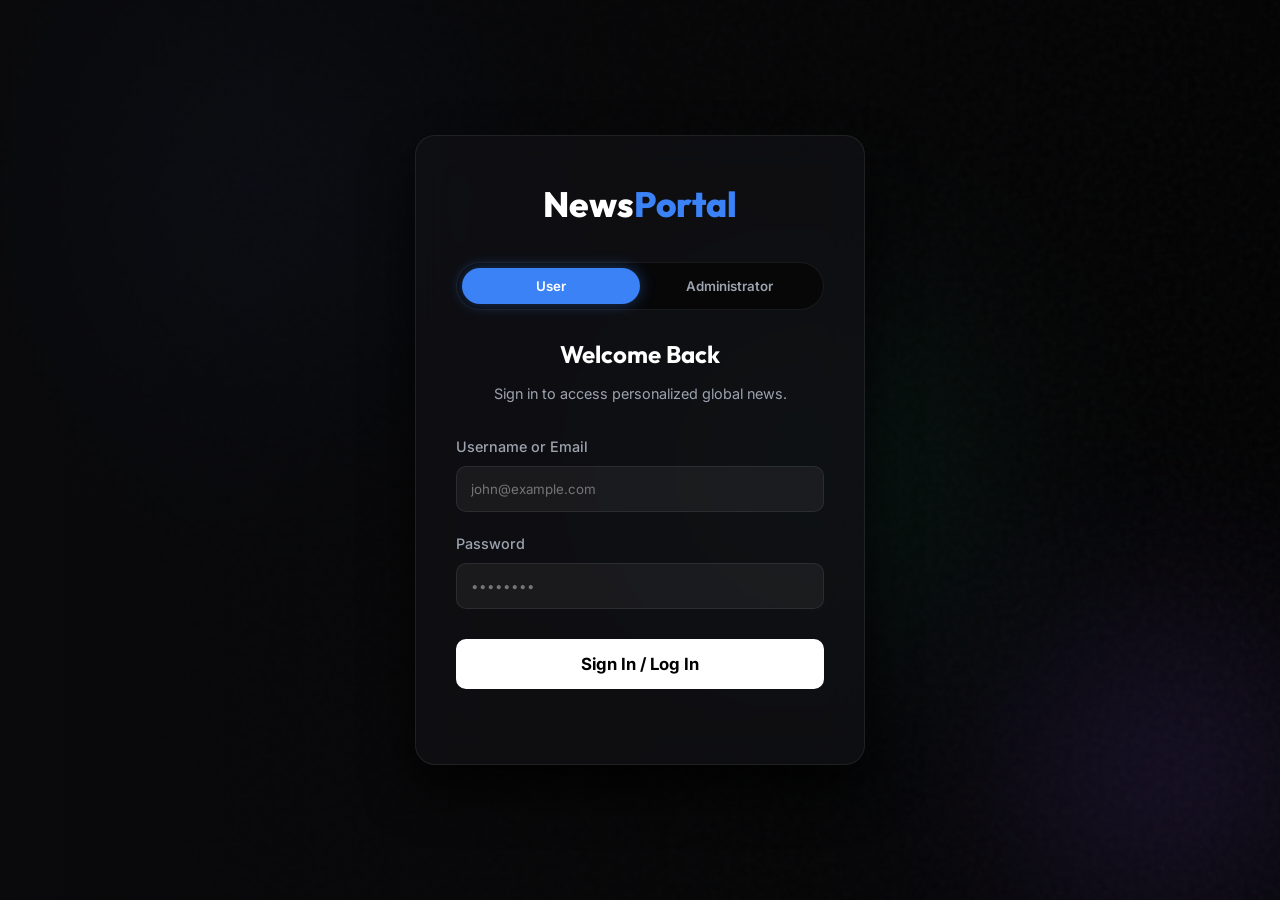
<file: News_Portal_Website-main/News-Portal/index.html>
<!DOCTYPE html>
<html lang="en">
<head>
    <meta charset="UTF-8">
    <meta name="viewport" content="width=device-width, initial-scale=1.0">
    <title>NewsPortal | Authentication</title>
    <link rel="preconnect" href="https://fonts.googleapis.com">
    <link rel="preconnect" href="https://fonts.gstatic.com" crossorigin>
    <link href="https://fonts.googleapis.com/css2?family=Outfit:wght@300;400;600;800&family=Inter:wght@400;500;700&display=swap" rel="stylesheet">
    <link rel="stylesheet" href="style.css">
    <style>
        /* Specific overrides for purely auth page layout */
        body {
            display: flex;
            justify-content: center;
            align-items: center;
            height: 100vh;
            overflow: hidden;
            background: #000;
        }
        
        .auth-container {
            position: relative;
            z-index: 10;
            background: rgba(18, 18, 22, 0.7);
            backdrop-filter: blur(20px);
            border: 1px solid var(--border-color);
            padding: 40px;
            border-radius: 20px;
            width: 100%;
            max-width: 450px;
            box-shadow: 0 25px 50px rgba(0,0,0,0.8);
            text-align: center;
        }

        .auth-brand {
            font-family: 'Outfit', sans-serif;
            font-size: 2.2rem;
            font-weight: 800;
            color: #fff;
            margin-bottom: 30px;
            display: inline-block;
        }

        .auth-brand span {
            color: var(--accent-blue);
        }

        .role-selector {
            display: flex;
            background: rgba(0,0,0,0.5);
            border-radius: 30px;
            padding: 5px;
            margin-bottom: 25px;
            border: 1px solid var(--border-color);
        }

        .role-btn {
            flex: 1;
            padding: 10px;
            border-radius: 25px;
            border: none;
            background: transparent;
            color: var(--text-secondary);
            font-family: 'Inter', sans-serif;
            font-weight: 600;
            cursor: pointer;
            transition: all 0.3s ease;
        }

        .role-btn.active {
            background: var(--accent-blue);
            color: #fff;
            box-shadow: 0 0 15px rgba(59, 130, 246, 0.4);
        }

        .role-admin.active {
            background: #ef4444; /* Admin reddish tint */
            box-shadow: 0 0 15px rgba(239, 68, 68, 0.4);
        }

        .auth-input-group {
            margin-bottom: 20px;
            text-align: left;
        }

        .auth-input-group label {
            display: block;
            margin-bottom: 8px;
            color: var(--text-secondary);
            font-size: 0.9rem;
            font-weight: 500;
        }

        .auth-input-group input {
            width: 100%;
            padding: 14px;
            background: rgba(255,255,255,0.05);
            border: 1px solid var(--border-color);
            border-radius: 10px;
            color: #fff;
            font-family: 'Inter', sans-serif;
            outline: none;
            transition: border-color 0.3s;
        }

        .auth-input-group input:focus {
            border-color: var(--accent-blue);
        }

        .auth-submit {
            width: 100%;
            padding: 15px;
            background: #fff;
            color: #000;
            border: none;
            border-radius: 10px;
            font-family: 'Inter', sans-serif;
            font-weight: 700;
            font-size: 1.05rem;
            cursor: pointer;
            transition: transform 0.2s, background 0.2s;
            margin-top: 10px;
        }

        .auth-submit:hover {
            background: #e5e5e5;
            transform: translateY(-2px);
        }

        .error-msg {
            color: #ef4444;
            font-size: 0.85rem;
            margin-top: 15px;
            min-height: 20px;
        }
    </style>
</head>
<body>
    <!-- Advanced Minimalist CSS Background from original design -->
    <div class="mesh-gradient-bg" style="position:fixed; width:100vw; height:100vh;">
        <div class="orb orb-1"></div>
        <div class="orb orb-2"></div>
        <div class="orb orb-3"></div>
        <div class="grain-overlay"></div>
    </div>
    <div class="hero-overlay-minimal" style="position:fixed; width:100vw; height:100vh;"></div>

    <div class="auth-container">
        <div class="auth-brand">News<span>Portal</span></div>
        
        <div class="role-selector">
            <button class="role-btn active" id="roleUser">User</button>
            <button class="role-btn role-admin" id="roleAdmin">Administrator</button>
        </div>

        <h2 id="authTitle" style="font-family: 'Outfit'; margin-bottom: 8px;">Welcome Back</h2>
        <p id="authSubtitle" style="color: var(--text-secondary); font-size: 0.9rem; margin-bottom: 30px;">Sign in to access personalized global news.</p>

        <form id="authForm">
            <div class="auth-input-group">
                <label for="username">Username or Email</label>
                <input type="text" id="username" placeholder="john@example.com" required>
            </div>
            <div class="auth-input-group">
                <label for="password">Password</label>
                <input type="password" id="password" placeholder="••••••••" required>
            </div>
            
            <button type="submit" class="auth-submit">Sign In / Log In</button>
            <div id="errorMsg" class="error-msg"></div>
        </form>
    </div>

    <script src="auth.js"></script>
</body>
</html>
</file>
<file: News_Portal_Website-main/News-Portal/style.css>
:root {
    /* Color Palette */
    --bg-dark: #0a0a0c;
    --bg-surface: #121216;
    --bg-surface-hover: #1c1c22;
    --text-primary: #ffffff;
    --text-secondary: #9ca3af;
    --accent-blue: #3b82f6;
    --accent-glow: rgba(59, 130, 246, 0.4);
    --gold: #fbbf24;
    --gold-glow: rgba(251, 191, 36, 0.3);

    /* Variables */
    --nav-height: 70px;
    --border-color: rgba(255, 255, 255, 0.08);
}

* {
    margin: 0;
    padding: 0;
    box-sizing: border-box;
}

body {
    font-family: 'Inter', sans-serif;
    background-color: #F5F5F7;
    color: var(--text-primary);
    line-height: 1.6;
    -webkit-font-smoothing: antialiased;
}

h1,
h2,
h3,
h4,
h5,
h6 {
    font-family: 'Outfit', sans-serif;
    font-weight: 700;
}

a {
    text-decoration: none;
    color: inherit;
    transition: color 0.3s ease;
}

.container {
    max-width: 1280px;
    margin: 0 auto;
    padding: 0 20px;
}

/* --- Typography --- */
.highlight {
    background: linear-gradient(135deg, #60a5fa, #8b5cf6);
    -webkit-background-clip: text;
    background-clip: text;
    -webkit-text-fill-color: transparent;
}

/* --- Header & Navigation --- */
.navbar {
    position: sticky;
    top: 0;
    z-index: 1000;
    background: rgba(10, 10, 12, 0.85);
    backdrop-filter: blur(12px);
    border-bottom: 1px solid var(--border-color);
    height: var(--nav-height);
    display: flex;
    align-items: center;
}

.nav-content {
    display: flex;
    justify-content: space-between;
    align-items: center;
    width: 100%;
}

.brand {
    font-family: 'Outfit', sans-serif;
    font-size: 1.5rem;
    font-weight: 800;
    letter-spacing: -0.5px;
    color: #fff;
}

.brand span {
    color: var(--accent-blue);
}

.menu-toggle {
    display: none;
    background: transparent;
    border: none;
    color: #fff;
    cursor: pointer;
    width: 30px;
}

.nav-links {
    display: flex;
    gap: 8px;
    align-items: center;
    overflow-x: auto;
    scrollbar-width: none;
    /* Firefox */
}

.nav-links::-webkit-scrollbar {
    display: none;
    /* Chrome/Safari */
}

.category-btn {
    background: transparent;
    color: var(--text-secondary);
    border: none;
    font-family: 'Inter', sans-serif;
    font-size: 0.9rem;
    font-weight: 500;
    padding: 8px 16px;
    border-radius: 20px;
    cursor: pointer;
    transition: all 0.3s ease;
    white-space: nowrap;
}

.category-btn:hover {
    color: #fff;
    background: var(--bg-surface-hover);
}

.category-btn.active {
    color: #fff;
    background: var(--accent-blue);
    box-shadow: 0 0 15px var(--accent-glow);
}

.category-btn.human-btn {
    background: rgba(251, 191, 36, 0.1);
    color: var(--gold);
    border: 1px solid rgba(251, 191, 36, 0.3);
}

.category-btn.human-btn:hover {
    background: rgba(251, 191, 36, 0.2);
}

.category-btn.human-btn.active {
    background: var(--gold);
    color: #000;
    box-shadow: 0 0 15px var(--gold-glow);
}

/* --- Hero Section --- */
.hero {
    position: relative;
    height: calc(100vh - var(--nav-height));
    min-height: 500px;
    display: flex;
    align-items: center;
    overflow: hidden;
    margin-bottom: 3rem;
    border-bottom: 1px solid var(--border-color);
}

/* --- Advanced Minimalist Hero Background --- */
.mesh-gradient-bg {
    position: absolute;
    top: 0;
    left: 0;
    width: 100%;
    height: 100%;
    background: #000;
    overflow: hidden;
    z-index: 1;
}

.orb {
    position: absolute;
    border-radius: 50%;
    filter: blur(80px);
    opacity: 0.6;
    animation: drift 20s infinite alternate ease-in-out;
}

.orb-1 {
    width: 50vw;
    height: 50vw;
    background: radial-gradient(circle, rgba(59, 130, 246, 0.5) 0%, rgba(0, 0, 0, 0) 70%);
    top: -10vw;
    left: -10vw;
    animation-delay: 0s;
}

.orb-2 {
    width: 40vw;
    height: 40vw;
    background: radial-gradient(circle, rgba(139, 92, 246, 0.4) 0%, rgba(0, 0, 0, 0) 70%);
    bottom: -10vw;
    right: -10vw;
    animation-delay: -5s;
}

.orb-3 {
    width: 45vw;
    height: 45vw;
    background: radial-gradient(circle, rgba(16, 185, 129, 0.3) 0%, rgba(0, 0, 0, 0) 70%);
    top: 20%;
    left: 40%;
    animation-delay: -10s;
}

.grain-overlay {
    position: absolute;
    top: 0;
    left: 0;
    width: 100%;
    height: 100%;
    opacity: 0.05;
    background-image: url("data:image/svg+xml,%3Csvg viewBox='0 0 200 200' xmlns='http://www.w3.org/2000/svg'%3E%3Cfilter id='noiseFilter'%3E%3CfeTurbulence type='fractalNoise' baseFrequency='0.65' numOctaves='3' stitchTiles='stitch'/%3E%3C/filter%3E%3Crect width='100%25' height='100%25' filter='url(%23noiseFilter)'/%3E%3C/svg%3E");
    pointer-events: none;
    z-index: 2;
}

@keyframes drift {
    0% {
        transform: translate(0, 0) scale(1);
    }

    50% {
        transform: translate(5%, 10%) scale(1.1);
    }

    100% {
        transform: translate(-5%, -5%) scale(0.9);
    }
}

.hero-overlay-minimal {
    position: absolute;
    top: 0;
    left: 0;
    width: 100%;
    height: 100%;
    background: linear-gradient(to right, rgba(10, 10, 12, 0.95) 0%, rgba(10, 10, 12, 0.7) 40%, rgba(10, 10, 12, 0.2) 100%);
    z-index: 3;
}

.hero-content {
    position: relative;
    z-index: 4;
    max-width: 600px;
}

.hero-badge {
    display: inline-block;
    background: rgba(239, 68, 68, 0.2);
    color: #ef4444;
    border: 1px solid rgba(239, 68, 68, 0.5);
    padding: 4px 12px;
    border-radius: 4px;
    font-size: 0.8rem;
    font-weight: 700;
    text-transform: uppercase;
    letter-spacing: 1px;
    margin-bottom: 20px;
}

.hero-title {
    font-size: 3.5rem;
    line-height: 1.1;
    margin-bottom: 20px;
    text-shadow: 0 4px 20px rgba(0, 0, 0, 0.5);
}

.hero-excerpt {
    font-size: 1.1rem;
    color: var(--text-secondary);
    margin-bottom: 30px;
    text-shadow: 0 2px 10px rgba(0, 0, 0, 0.5);
}

.read-more-btn {
    background: #fff;
    color: #000;
    border: none;
    padding: 12px 24px;
    font-family: 'Inter', sans-serif;
    font-size: 1rem;
    font-weight: 600;
    border-radius: 8px;
    cursor: pointer;
    transition: transform 0.2s, background 0.2s;
    display: inline-flex;
    align-items: center;
    gap: 8px;
}

.read-more-btn:hover {
    background: #e5e5e5;
    transform: translateY(-2px);
}

/* --- Main Content Area --- */
#mainContent {
    padding-bottom: 4rem;
}

.section-header {
    margin-bottom: 2rem;
}

.section-header h2 {
    font-size: 2rem;
    margin-bottom: 5px;
}

.section-subtitle {
    color: var(--text-secondary);
    font-size: 1rem;
}

.header-line {
    height: 4px;
    width: 60px;
    background: var(--accent-blue);
    border-radius: 2px;
    margin-top: 15px;
}

/* Category Specific Header Colors */
[data-theme="human"] .header-line {
    background: var(--gold);
    box-shadow: 0 0 10px var(--gold-glow);
}

[data-theme="technology"] .header-line {
    background: #10b981;
}

[data-theme="sports"] .header-line {
    background: #f97316;
}

/* Loader */
.loader-container {
    display: none;
    justify-content: center;
    align-items: center;
    padding: 40px 0;
}

.spinner {
    width: 40px;
    height: 40px;
    border: 3px solid rgba(255, 255, 255, 0.1);
    border-left-color: var(--accent-blue);
    border-radius: 50%;
    animation: spin 1s linear infinite;
}

@keyframes spin {
    100% {
        transform: rotate(360deg);
    }
}

/* --- News Grid --- */
.news-grid {
    display: grid;
    grid-template-columns: repeat(auto-fill, minmax(300px, 1fr));
    gap: 24px;
    opacity: 1;
    transition: opacity 0.3s ease;
}

.news-card {
    background: var(--bg-surface);
    border: 1px solid var(--border-color);
    border-radius: 12px;
    overflow: hidden;
    transition: transform 0.3s cubic-bezier(0.4, 0, 0.2, 1), box-shadow 0.3s ease;
    display: flex;
    flex-direction: column;
}

.news-card:hover {
    transform: translateY(-8px);
    box-shadow: 0 20px 40px rgba(0, 0, 0, 0.5);
    border-color: rgba(255, 255, 255, 0.2);
}

.card-img-wrapper {
    position: relative;
    width: 100%;
    padding-top: 60%;
    /* 16:9 Aspect Ratio */
    overflow: hidden;
}

.card-img {
    position: absolute;
    top: 0;
    left: 0;
    width: 100%;
    height: 100%;
    object-fit: cover;
    transition: transform 0.5s ease;
}

.news-card:hover .card-img {
    transform: scale(1.05);
}

.card-content {
    padding: 20px;
    flex-grow: 1;
    display: flex;
    flex-direction: column;
}

.card-meta {
    display: flex;
    justify-content: space-between;
    font-size: 0.8rem;
    color: var(--text-secondary);
    margin-bottom: 12px;
    text-transform: uppercase;
    letter-spacing: 0.5px;
    font-weight: 600;
}

.card-category {
    color: var(--accent-blue);
}

.card-title {
    font-size: 1.25rem;
    line-height: 1.4;
    margin-bottom: 10px;
    color: #fff;
    font-family: 'Outfit', sans-serif;
}

.card-excerpt {
    font-size: 0.95rem;
    color: var(--text-secondary);
    margin-bottom: 20px;
    flex-grow: 1;
}

.card-footer {
    display: flex;
    align-items: center;
    gap: 10px;
    margin-top: auto;
}

.author-avatar {
    width: 32px;
    height: 32px;
    border-radius: 50%;
    background: #333;
}

.author-info {
    font-size: 0.85rem;
}

.author-name {
    color: #fff;
    font-weight: 500;
}

.read-time {
    color: var(--text-secondary);
    font-size: 0.8rem;
}

/* Feature Card (Spans across larger grids) */
@media (min-width: 768px) {
    .news-card.featured {
        grid-column: span 2;
        flex-direction: row;
    }

    .news-card.featured .card-img-wrapper {
        width: 50%;
        padding-top: 0;
        min-height: 350px;
        /* Fix invisible image bug due to position absolute */
    }

    .news-card.featured .card-content {
        width: 50%;
        justify-content: center;
        padding: 40px;
    }

    .news-card.featured .card-title {
        font-size: 1.8rem;
    }
}

/* --- Footer --- */
footer {
    background: #050505;
    border-top: 1px solid var(--border-color);
    padding: 60px 0 20px;
}

.footer-content {
    display: grid;
    grid-template-columns: 1fr;
    gap: 40px;
    margin-bottom: 40px;
}

@media (min-width: 768px) {
    .footer-content {
        grid-template-columns: 1.5fr 2fr;
    }
}

.footer-brand h3 {
    font-size: 1.5rem;
    margin-bottom: 15px;
}

.footer-brand span {
    color: var(--accent-blue);
}

.footer-brand p {
    color: var(--text-secondary);
    max-width: 300px;
}

.footer-links {
    display: flex;
    justify-content: space-between;
    flex-wrap: wrap;
    gap: 20px;
}

.footer-col {
    display: flex;
    flex-direction: column;
    gap: 10px;
}

.footer-col h4 {
    color: #fff;
    margin-bottom: 10px;
    font-size: 1.1rem;
}

.footer-col a {
    color: var(--text-secondary);
    font-size: 0.9rem;
}

.footer-col a:hover {
    color: #fff;
}

.footer-bottom {
    text-align: center;
    color: var(--text-secondary);
    font-size: 0.9rem;
    padding-top: 20px;
    border-top: 1px solid #222;
}

/* --- Responsive --- */
@media (max-width: 768px) {
    .hero-title {
        font-size: 2.2rem;
    }

    .hero-overlay {
        background: linear-gradient(to top, rgba(10, 10, 12, 1) 0%, rgba(10, 10, 12, 0.5) 100%);
    }

    .hero-content {
        margin-top: auto;
        padding-bottom: 40px;
    }

    .menu-toggle {
        display: block;
    }

    .nav-links {
        display: none;
        position: absolute;
        top: var(--nav-height);
        left: 0;
        width: 100%;
        background: var(--bg-surface);
        flex-direction: column;
        padding: 20px;
        border-bottom: 1px solid var(--border-color);
    }

    .nav-links.show {
        display: flex;
    }

    .category-btn {
        width: 100%;
        text-align: left;
    }
}

/* --- Chatbot UI --- */
.chatbot-container {
    position: fixed;
    bottom: 30px;
    right: 30px;
    z-index: 9999;
    font-family: 'Inter', sans-serif;
}

.chat-toggle {
    width: 60px;
    height: 60px;
    border-radius: 50%;
    background: linear-gradient(135deg, var(--accent-blue), #8b5cf6);
    color: white;
    border: none;
    box-shadow: 0 4px 15px rgba(59, 130, 246, 0.4);
    cursor: pointer;
    display: flex;
    justify-content: center;
    align-items: center;
    transition: transform 0.3s ease, box-shadow 0.3s ease;
}

.chat-toggle:hover {
    transform: scale(1.05) translateY(-5px);
    box-shadow: 0 8px 25px rgba(59, 130, 246, 0.6);
}

.chat-window {
    position: absolute;
    bottom: 80px;
    right: 0;
    width: 350px;
    height: 450px;
    background: rgba(18, 18, 22, 0.95);
    backdrop-filter: blur(15px);
    border: 1px solid var(--border-color);
    border-radius: 16px;
    display: none;
    flex-direction: column;
    overflow: hidden;
    box-shadow: 0 10px 40px rgba(0, 0, 0, 0.8);
    transform-origin: bottom right;
}

.chat-window.show {
    display: flex;
    animation: slideUp 0.3s cubic-bezier(0.175, 0.885, 0.32, 1.275) forwards;
}

@keyframes slideUp {
    from {
        opacity: 0;
        transform: scale(0.8) translateY(20px);
    }

    to {
        opacity: 1;
        transform: scale(1) translateY(0);
    }
}

.chat-header {
    padding: 15px 20px;
    background: rgba(255, 255, 255, 0.03);
    border-bottom: 1px solid var(--border-color);
    display: flex;
    justify-content: space-between;
    align-items: center;
}

.close-chat {
    background: transparent;
    border: none;
    color: var(--text-secondary);
    font-size: 1.5rem;
    cursor: pointer;
    line-height: 1;
}

/* ========== SCROLL ANIMATIONS ========== */

/* Hero Parallax Effect */
.hero {
    perspective: 1000px;
}

.mesh-gradient-bg {
    will-change: transform;
}

/* Fade In Animation */
@keyframes fadeIn {
    from {
        opacity: 0;
    }
    to {
        opacity: 1;
    }
}

/* Slide In From Left */
@keyframes slideInLeft {
    from {
        opacity: 0;
        transform: translateX(-50px);
    }
    to {
        opacity: 1;
        transform: translateX(0);
    }
}

/* Slide In From Right */
@keyframes slideInRight {
    from {
        opacity: 0;
        transform: translateX(50px);
    }
    to {
        opacity: 1;
        transform: translateX(0);
    }
}

/* Slide In From Bottom */
@keyframes slideInUp {
    from {
        opacity: 0;
        transform: translateY(50px);
    }
    to {
        opacity: 1;
        transform: translateY(0);
    }
}

/* Zoom In Animation */
@keyframes zoomIn {
    from {
        opacity: 0;
        transform: scale(0.9);
    }
    to {
        opacity: 1;
        transform: scale(1);
    }
}

/* Rotate In Animation */
@keyframes rotateIn {
    from {
        opacity: 0;
        transform: rotate(-10deg) scale(0.9);
    }
    to {
        opacity: 1;
        transform: rotate(0) scale(1);
    }
}

/* Scroll Animation Classes */
.scroll-animate {
    opacity: 0;
    transform: translateY(30px);
    will-change: opacity, transform;
}

.scroll-animate.fade-in {
    animation: fadeIn 0.6s ease-out forwards;
}

.scroll-animate.slide-left {
    animation: slideInLeft 0.6s ease-out forwards;
}

.scroll-animate.slide-right {
    animation: slideInRight 0.6s ease-out forwards;
}

.scroll-animate.slide-up {
    animation: slideInUp 0.6s ease-out forwards;
}

.scroll-animate.zoom-in {
    animation: zoomIn 0.6s ease-out forwards;
}

.scroll-animate.rotate-in {
    animation: rotateIn 0.6s ease-out forwards;
}

/* Staggered animation delays */
.scroll-animate:nth-child(1) {
    animation-delay: 0s;
}

.scroll-animate:nth-child(2) {
    animation-delay: 0.1s;
}

.scroll-animate:nth-child(3) {
    animation-delay: 0.2s;
}

.scroll-animate:nth-child(4) {
    animation-delay: 0.3s;
}

.scroll-animate:nth-child(5) {
    animation-delay: 0.4s;
}

.scroll-animate:nth-child(6) {
    animation-delay: 0.5s;
}

/* News Card Scroll Animations */
.news-card.scroll-animate {
    opacity: 0;
    transform: translateY(40px);
}

.section-header.scroll-animate {
    opacity: 0;
    transform: translateX(-30px);
}

/* Parallax Background Effect */
.hero.parallax {
    position: relative;
    overflow: hidden;
}

.parallax-bg {
    position: absolute;
    top: 0;
    left: 0;
    width: 100%;
    height: 100%;
    will-change: transform;
}

/* Image background scroll effect */
.scroll-bg {
    position: relative;
    overflow: hidden;
}

.scroll-bg img {
    will-change: transform;
    transition: transform 0.1s ease-out;
}

/* Floating animation on scroll */
.float-on-scroll {
    will-change: transform;
}

/* Text reveal animation */
@keyframes textReveal {
    from {
        clip-path: inset(0 100% 0 0);
    }
    to {
        clip-path: inset(0 0 0 0);
    }
}

.text-reveal {
    animation: textReveal 0.8s ease-out forwards;
}

/* Glow animation on scroll */
@keyframes glowPulse {
    0%, 100% {
        box-shadow: 0 0 10px rgba(59, 130, 246, 0.3);
    }
    50% {
        box-shadow: 0 0 20px rgba(59, 130, 246, 0.6);
    }
}

.scroll-glow {
    animation: glowPulse 2s ease-in-out forwards;
}

/* Blur fade effect */
.scroll-blur {
    filter: blur(0px);
    opacity: 1;
    transition: filter 0.3s ease, opacity 0.3s ease;
}

.scroll-blur.out-of-view {
    filter: blur(2px);
    opacity: 0.7;
}

/* Progress indicator */
.scroll-progress-bar {
    position: fixed;
    top: var(--nav-height);
    left: 0;
    height: 3px;
    background: linear-gradient(90deg, var(--accent-blue), #8b5cf6);
    width: 0%;
    z-index: 999;
    will-change: width;
}

/* Scroll indicator */
.scroll-indicator {
    position: fixed;
    bottom: 20px;
    left: 50%;
    transform: translateX(-50%);
    z-index: 50;
    pointer-events: none;
}

.scroll-dot {
    width: 12px;
    height: 12px;
    border: 2px solid var(--accent-blue);
    border-radius: 50%;
    opacity: 0.3;
    transition: all 0.3s ease;
}

.scroll-dot.active {
    opacity: 1;
    background: var(--accent-blue);
    box-shadow: 0 0 10px rgba(59, 130, 246, 0.5);
}

/* Scroll-triggered counter animation */
@keyframes counterUp {
    from {
        opacity: 0;
        transform: translateY(20px);
    }
    to {
        opacity: 1;
        transform: translateY(0);
    }
}

.counter-animate {
    animation: counterUp 0.6s ease-out forwards;
}

/* Enhanced hover effect for cards on scroll */
.news-card.scroll-animate:hover {
    transform: translateY(-12px);
}

/* Responsive adjustments for scroll animations */
@media (max-width: 768px) {
    .scroll-animate {
        animation-duration: 0.5s !important;
    }

    .scroll-progress-bar {
        height: 2px;
    }

    @keyframes slideInLeft {
        from {
            opacity: 0;
            transform: translateX(-30px);
        }
        to {
            opacity: 1;
            transform: translateX(0);
        }
    }

    @keyframes slideInRight {
        from {
            opacity: 0;
            transform: translateX(30px);
        }
        to {
            opacity: 1;
            transform: translateX(0);
        }
    }
}

.close-chat:hover {
    color: white;
}

.chat-messages {
    flex-grow: 1;
    padding: 20px;
    overflow-y: auto;
    display: flex;
    flex-direction: column;
    gap: 15px;
    scrollbar-width: thin;
    scrollbar-color: var(--text-secondary) transparent;
}

.chat-messages::-webkit-scrollbar {
    width: 6px;
}

.chat-messages::-webkit-scrollbar-thumb {
    background-color: var(--text-secondary);
    border-radius: 3px;
}

.msg {
    max-width: 85%;
    padding: 10px 14px;
    border-radius: 12px;
    font-size: 0.9rem;
    line-height: 1.4;
    word-wrap: break-word;
}

.bot-msg {
    background: rgba(255, 255, 255, 0.05);
    color: var(--text-primary);
    align-self: flex-start;
    border-bottom-left-radius: 2px;
}

.bot-msg a {
    color: #60a5fa;
    text-decoration: underline;
    font-weight: 500;
}

.user-msg {
    background: var(--accent-blue);
    color: white;
    align-self: flex-end;
    border-bottom-right-radius: 2px;
}

.chat-input-area {
    padding: 15px;
    border-top: 1px solid var(--border-color);
    display: flex;
    gap: 10px;
    background: rgba(0, 0, 0, 0.2);
}

.chat-input-area input {
    flex-grow: 1;
    background: rgba(255, 255, 255, 0.05);
    border: 1px solid var(--border-color);
    padding: 10px 15px;
    border-radius: 20px;
    color: white;
    outline: none;
    font-family: 'Inter', sans-serif;
}

.chat-input-area input:focus {
    border-color: var(--accent-blue);
}

.chat-input-area button {
    background: var(--accent-blue);
    color: white;
    border: none;
    width: 40px;
    height: 40px;
    border-radius: 50%;
    display: flex;
    justify-content: center;
    align-items: center;
    cursor: pointer;
    transition: background 0.2s;
}

.chat-input-area button:hover {
    background: #2563eb;
}

@media (max-width: 480px) {
    .chatbot-container {
        bottom: 20px;
        right: 20px;
    }

    .chat-window {
        position: fixed;
        bottom: 0;
        right: 0;
        width: 100vw;
        height: 100vh;
        max-height: 100vh;
        border-radius: 0;
        z-index: 10000;
        animation: none;
    }
}

/* --- Search Bar --- */
.search-input {
    background: rgba(255, 255, 255, 0.05);
    border: 1px solid rgba(255, 255, 255, 0.1);
    border-radius: 20px;
    color: #fff;
    padding: 8px 16px;
    font-size: 0.9rem;
    font-family: 'Inter', sans-serif;
    outline: none;
    transition: all 0.3s ease;
    width: 180px;
}

.search-input:focus {
    background: rgba(255, 255, 255, 0.1);
    border-color: var(--accent-blue);
    width: 220px;
}

/* --- Skeleton Loaders --- */
.skeleton-grid {
    display: grid;
    grid-template-columns: repeat(auto-fill, minmax(300px, 1fr));
    gap: 30px;
    width: 100%;
}

.skeleton-card {
    background: var(--card-bg);
    border: 1px solid rgba(255, 255, 255, 0.05);
    border-radius: var(--radius-lg);
    overflow: hidden;
    height: 400px;
    display: flex;
    flex-direction: column;
}

.skeleton-img {
    height: 200px;
    width: 100%;
}

.skeleton-content {
    padding: 20px;
    flex-grow: 1;
    display: flex;
    flex-direction: column;
    gap: 15px;
}

.skeleton-text {
    height: 12px;
    border-radius: 6px;
    width: 100%;
}

.skeleton-title {
    height: 24px;
    width: 80%;
    margin-bottom: 10px;
}

.skeleton {
    background: linear-gradient(90deg, rgba(255, 255, 255, 0.05) 25%, rgba(255, 255, 255, 0.1) 50%, rgba(255, 255, 255, 0.05) 75%);
    background-size: 200% 100%;
    animation: shimmer 1.5s infinite;
}

@keyframes shimmer {
    0% {
        background-position: 200% 0;
    }

    100% {
        background-position: -200% 0;
    }
}

/* --- Empty State --- */
.empty-state {
    display: none;
    flex-direction: column;
    align-items: center;
    justify-content: center;
    text-align: center;
    padding: 60px 20px;
    color: var(--text-secondary);
}

.empty-state-img {
    width: 100%;
    max-width: 400px;
    border-radius: 20px;
    margin-bottom: 24px;
    opacity: 0.9;
    box-shadow: 0 10px 30px rgba(0, 0, 0, 0.5);
}

.empty-state h3 {
    color: #fff;
    font-size: 1.5rem;
    margin-bottom: 10px;
    font-family: 'Outfit', sans-serif;
}

/* --- AI Features UI --- */
.sentiment-badge {
    position: absolute;
    top: 15px;
    right: 15px;
    padding: 4px 10px;
    border-radius: 6px;
    font-size: 0.75rem;
    font-weight: 700;
    text-transform: uppercase;
    backdrop-filter: blur(10px);
    z-index: 10;
}
.sentiment-positive { background: rgba(16, 185, 129, 0.2); color: #10b981; border: 1px solid rgba(16, 185, 129, 0.4); }
.sentiment-negative { background: rgba(239, 68, 68, 0.2); color: #ef4444; border: 1px solid rgba(239, 68, 68, 0.4); }
.sentiment-neutral { background: rgba(156, 163, 175, 0.2); color: #9ca3af; border: 1px solid rgba(156, 163, 175, 0.4); }

.ai-btn-group {
    display: flex;
    gap: 8px;
    margin-top: 15px;
}
.ai-btn {
    background: rgba(255,255,255,0.05);
    border: 1px solid var(--border-color);
    color: var(--text-secondary);
    padding: 6px 12px;
    border-radius: 6px;
    font-size: 0.8rem;
    font-family: 'Inter';
    cursor: pointer;
    transition: all 0.2s;
    display: flex;
    align-items: center;
    gap: 5px;
}
.ai-btn:hover { background: rgba(255,255,255,0.1); color: #fff; }

.ai-summary-box {
    background: rgba(59, 130, 246, 0.1);
    border-left: 3px solid var(--accent-blue);
    padding: 15px;
    margin-top: 15px;
    border-radius: 0 6px 6px 0;
    font-size: 0.9rem;
    color: var(--text-primary);
    display: none;
    animation: fadeIn 0.3s ease;
}
@keyframes fadeIn { from { opacity: 0; transform: translateY(-5px); } to { opacity: 1; transform: translateY(0); } }

.ai-summary-box ul { margin-left: 20px; margin-top: 10px; }
.ai-summary-box li { margin-bottom: 5px; color: var(--text-secondary); }

.happy-toggle {
    display: flex;
    align-items: center;
    background: rgba(16, 185, 129, 0.2);
    border: 1px solid rgba(16, 185, 129, 0.4);
    color: #10b981;
    padding: 6px 14px;
    border-radius: 20px;
    font-size: 0.85rem;
    font-weight: 600;
    cursor: pointer;
    margin-right: 15px;
    transition: all 0.2s;
}
.happy-toggle:hover { background: rgba(16, 185, 129, 0.3); }
.happy-toggle input { display: none; }
.happy-toggle.active { background: #10b981; color: #fff; }
</file>
